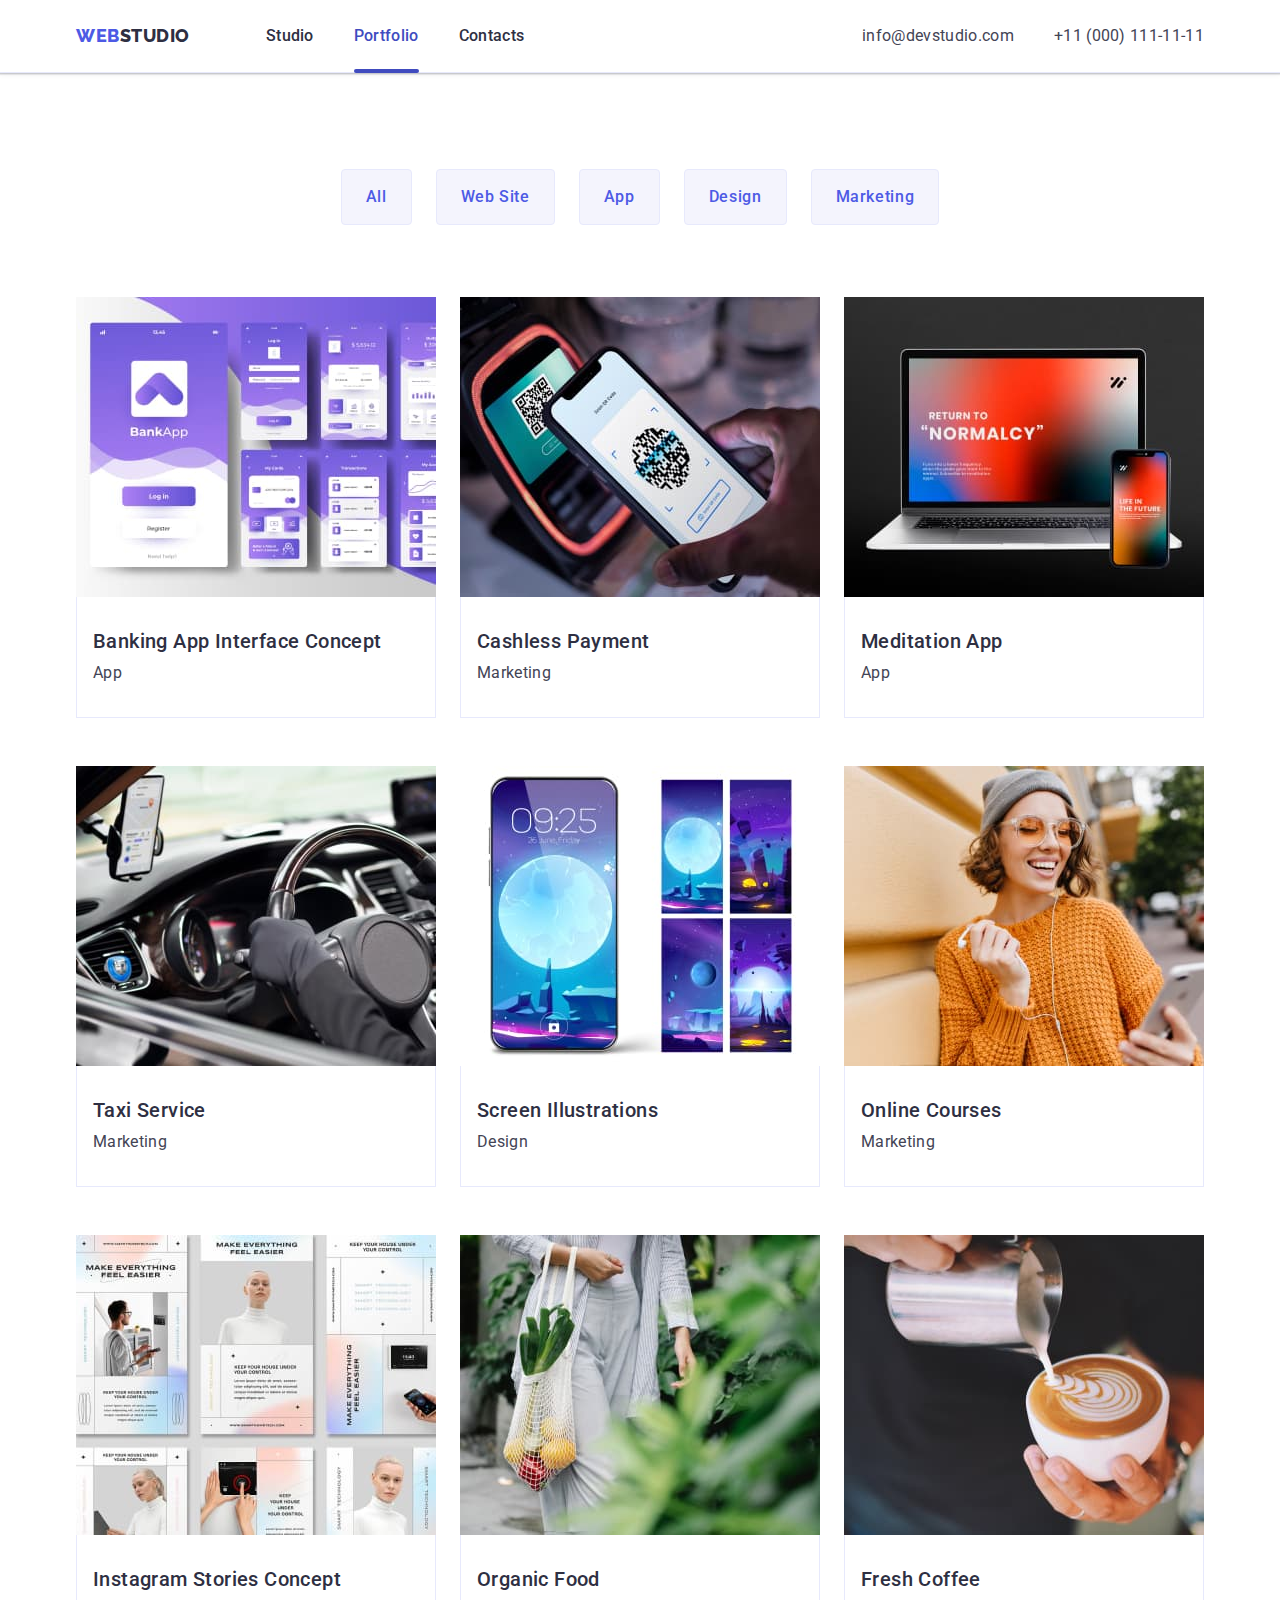
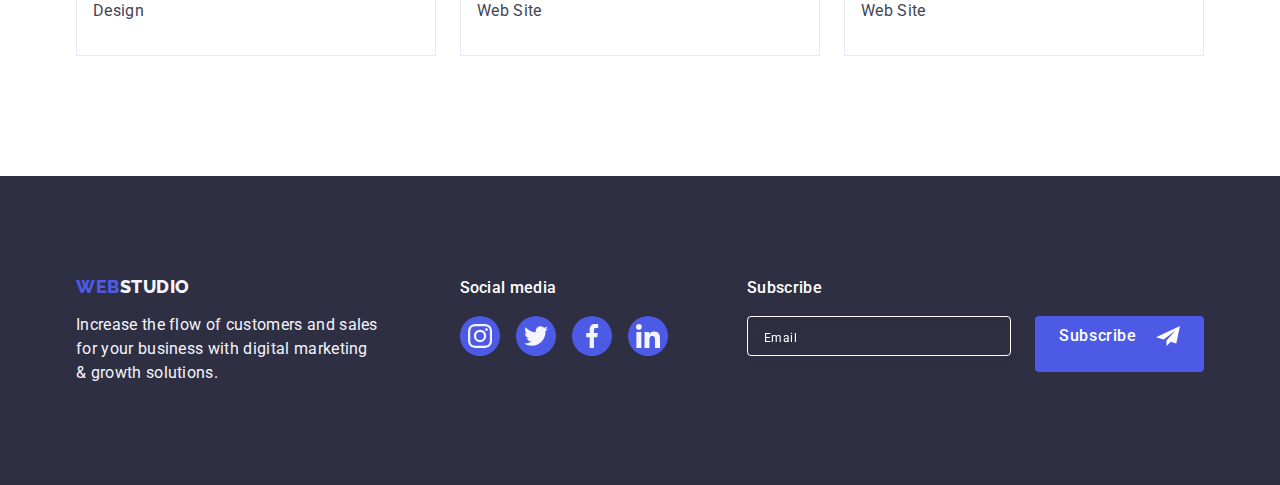
<file: portfolio.html>
<!DOCTYPE html>
<html lang="en">
  <head>
    <meta charset="UTF-8" />
    <meta http-equiv="X-UA-Compatible" content="IE=edge" />
    <meta name="viewport" content="width=device-width, initial-scale=1.0" />
    <title>Portfolio</title>
    <link rel="preconnect" href="https://fonts.googleapis.com" />
    <link rel="preconnect" href="https://fonts.gstatic.com" crossorigin />
    <link
      href="https://fonts.googleapis.com/css2?family=Raleway:wght@800&family=Roboto:wght@400;500;700;900&display=swap"
      rel="stylesheet"
    />
    <link
      rel="stylesheet"
      href="https://cdn.jsdelivr.net/npm/modern-normalize@1.1.0/modern-normalize.min.css"
    />
    <link rel="stylesheet" href="./css/styles.css" />
  </head>
  <body>
    <!-- HEADER -->
    <header class="page-header">
      <div class="container page-header-container">
        <nav class="page-nav">
          <a class="logo link" href="./index.html"
            >Web<span class="accent">Studio</span></a
          >
          <ul class="menu list">
            <li class="menu-item">
              <a class="menu-link link" href="./index.html">Studio</a>
            </li>
            <li class="menu-item">
              <a class="menu-link link active" href="./portfolio.html"
                >Portfolio</a
              >
            </li>
            <li class="menu-item">
              <a class="menu-link link" href="">Contacts</a>
            </li>
          </ul>
        </nav>
        <address class="contact">
          <ul class="contact-list list">
            <li class="contact-item">
              <a class="contact-link link" href="mailto:info@devstudio.com"
                >info@devstudio.com</a
              >
            </li>
            <li class="contact-item">
              <a class="contact-link link" href="tel:+110001111111"
                >+11 (000) 111-11-11</a
              >
            </li>
          </ul>
        </address>
      </div>
    </header>
    <main>
      <!-- SERVICES -->
      <section class="services">
        <div class="container">
          <h1 class="visually-hidden">Filters</h1>
          <ul class="filters-list list">
            <li class="filters-item">
              <button class="modal-btn-light modal-btn" type="button">
                All
              </button>
            </li>
            <li class="filters-item">
              <button class="modal-btn-light modal-btn" type="button">
                Web Site
              </button>
            </li>
            <li class="filters-item">
              <button class="modal-btn-light modal-btn" type="button">
                App
              </button>
            </li>
            <li class="filters-item">
              <button class="modal-btn-light modal-btn" type="button">
                Design
              </button>
            </li>
            <li class="filters-item">
              <button class="modal-btn-light modal-btn" type="button">
                Marketing
              </button>
            </li>
          </ul>
          <ul class="apps-list list">
            <li class="apps-item">
              <a class="apps-link link" href="">
                <div class="apps-img-wrapper">
                  <img
                    class="apps-img"
                    src="./images/potrfolio_page/banking_app.jpg"
                    alt="banking app"
                    width="360"
                    height="300"
                  />
                  <p class="overlay desc desc-light">
                    14 Stylish and User-Friendly App Design Concepts · Task
                    Manager App · Calorie Tracker App · Exotic Fruit Ecommerce
                    App · Cloud Storage App
                  </p>
                </div>
                <div class="apps-text-content">
                  <h2 class="apps-subtitle subtitle">
                    Banking App Interface Concept
                  </h2>
                  <p class="apps-desc desc">App</p>
                </div>
              </a>
            </li>
            <li class="apps-item">
              <a class="apps-link link" href="">
                <div class="apps-img-wrapper">
                  <img
                    class="apps-img"
                    src="./images/potrfolio_page/cashless_payment.jpg"
                    alt="cashless payment"
                    width="360"
                    height="300"
                  />
                  <p class="overlay desc desc-light">
                    14 Stylish and User-Friendly App Design Concepts · Task
                    Manager App · Calorie Tracker App · Exotic Fruit Ecommerce
                    App · Cloud Storage App
                  </p>
                </div>
                <div class="apps-text-content">
                  <h2 class="apps-subtitle subtitle">Cashless Payment</h2>
                  <p class="apps-desc desc">Marketing</p>
                </div>
              </a>
            </li>
            <li class="apps-item">
              <a class="apps-link link" href="">
                <div class="apps-img-wrapper">
                  <img
                    class="apps-img"
                    src="./images/potrfolio_page/meditation_app.jpg"
                    alt="meditation app"
                    width="360"
                    height="300"
                  />
                  <p class="overlay desc desc-light">
                    14 Stylish and User-Friendly App Design Concepts · Task
                    Manager App · Calorie Tracker App · Exotic Fruit Ecommerce
                    App · Cloud Storage App
                  </p>
                </div>
                <div class="apps-text-content">
                  <h2 class="apps-subtitle subtitle">Meditation App</h2>
                  <p class="apps-desc desc">App</p>
                </div>
              </a>
            </li>
            <li class="apps-item">
              <a class="apps-link link" href="">
                <div class="apps-img-wrapper">
                  <img
                    class="apps-img"
                    src="./images/potrfolio_page/taxi_service.jpg"
                    alt="taxi"
                    width="360"
                    height="300"
                  />
                  <p class="overlay desc desc-light">
                    14 Stylish and User-Friendly App Design Concepts · Task
                    Manager App · Calorie Tracker App · Exotic Fruit Ecommerce
                    App · Cloud Storage App
                  </p>
                </div>
                <div class="apps-text-content">
                  <h2 class="apps-subtitle subtitle">Taxi Service</h2>
                  <p class="apps-desc desc">Marketing</p>
                </div>
              </a>
            </li>
            <li class="apps-item">
              <a class="apps-link link" href="">
                <div class="apps-img-wrapper">
                  <img
                    class="apps-img"
                    src="./images/potrfolio_page/screen_illustrations.jpg"
                    alt="wallpapers"
                    width="360"
                    height="300"
                  />
                  <p class="overlay desc desc-light">
                    14 Stylish and User-Friendly App Design Concepts · Task
                    Manager App · Calorie Tracker App · Exotic Fruit Ecommerce
                    App · Cloud Storage App
                  </p>
                </div>
                <div class="apps-text-content">
                  <h2 class="apps-subtitle subtitle">Screen Illustrations</h2>
                  <p class="apps-desc desc">Design</p>
                </div>
              </a>
            </li>
            <li class="apps-item">
              <a class="apps-link link" href="">
                <div class="apps-img-wrapper">
                  <img
                    class="apps-img"
                    src="./images/potrfolio_page/online_courses.jpg"
                    alt="smiling girl"
                    width="360"
                    height="300"
                  />
                  <p class="overlay desc desc-light">
                    14 Stylish and User-Friendly App Design Concepts · Task
                    Manager App · Calorie Tracker App · Exotic Fruit Ecommerce
                    App · Cloud Storage App
                  </p>
                </div>
                <div class="apps-text-content">
                  <h2 class="apps-subtitle subtitle">Online Courses</h2>
                  <p class="apps-desc desc">Marketing</p>
                </div>
              </a>
            </li>
            <li class="apps-item">
              <a class="apps-link link" href="">
                <div class="apps-img-wrapper">
                  <img
                    class="apps-img"
                    src="./images/potrfolio_page/insta_stories_concept.jpg"
                    alt="instagram stories concept"
                    width="360"
                    height="300"
                  />
                  <p class="overlay desc desc-light">
                    14 Stylish and User-Friendly App Design Concepts · Task
                    Manager App · Calorie Tracker App · Exotic Fruit Ecommerce
                    App · Cloud Storage App
                  </p>
                </div>
                <div class="apps-text-content">
                  <h2 class="apps-subtitle subtitle">
                    Instagram Stories Concept
                  </h2>
                  <p class="apps-desc desc">Design</p>
                </div>
              </a>
            </li>
            <li class="apps-item">
              <a class="apps-link link" href="">
                <div class="apps-img-wrapper">
                  <img
                    class="apps-img"
                    src="./images/potrfolio_page/organic_food.jpg"
                    alt="a bag with products"
                    width="360"
                    height="300"
                  />
                  <p class="overlay desc desc-light">
                    14 Stylish and User-Friendly App Design Concepts · Task
                    Manager App · Calorie Tracker App · Exotic Fruit Ecommerce
                    App · Cloud Storage App
                  </p>
                </div>
                <div class="apps-text-content">
                  <h2 class="apps-subtitle subtitle">Organic Food</h2>
                  <p class="apps-desc desc">Web Site</p>
                </div>
              </a>
            </li>
            <li class="apps-item">
              <a class="apps-link link" href="">
                <div class="apps-img-wrapper">
                  <img
                    class="apps-img"
                    src="./images/potrfolio_page/fresh_coffee.jpg"
                    alt="a cup of coffee"
                    width="360"
                    height="300"
                  />
                  <p class="overlay desc desc-light">
                    14 Stylish and User-Friendly App Design Concepts · Task
                    Manager App · Calorie Tracker App · Exotic Fruit Ecommerce
                    App · Cloud Storage App
                  </p>
                </div>
                <div class="apps-text-content">
                  <h2 class="apps-subtitle subtitle">Fresh Coffee</h2>
                  <p class="apps-desc desc">Web Site</p>
                </div>
              </a>
            </li>
          </ul>
        </div>
      </section>
    </main>
    <!-- FOOTER -->
    <footer class="footer">
      <div class="container footer-container">
        <div class="footer-logo-container">
          <a class="logo link logo-link" href="./index.html"
            >Web<span class="accent-light">Studio</span>
          </a>
          <p class="footer-logo-desc desc desc-light">
            Increase the flow of customers and sales for your business with
            digital marketing & growth solutions.
          </p>
        </div>
        <div class="footer-social-container">
          <p class="footer-social-desc desc">Social media</p>
          <ul class="footer-social-list list">
            <li class="social-list-item">
              <a
                class="social-list-link link footer-social-list-link"
                href=""
                target="_blank"
                rel="noopener noreferrer"
                aria-label="Instagram icon"
              >
                <svg class="social-list-icon" width="24" height="24">
                  <use href="./images/icons.svg#instagram"></use>
                </svg>
              </a>
            </li>
            <li class="social-list-item">
              <a
                class="social-list-link link footer-social-list-link"
                href=""
                target="_blank"
                rel="noopener noreferrer"
                aria-label="Twitter icon"
              >
                <svg class="social-list-icon" width="24" height="24">
                  <use href="./images/icons.svg#twitter"></use>
                </svg>
              </a>
            </li>
            <li class="social-list-item">
              <a
                class="social-list-link link footer-social-list-link"
                href=""
                target="_blank"
                rel="noopener noreferrer"
                aria-label="Facebook icon"
              >
                <svg class="social-list-icon" width="24" height="24">
                  <use href="./images/icons.svg#facebook"></use>
                </svg>
              </a>
            </li>
            <li class="social-list-item">
              <a
                class="social-list-link link footer-social-list-link"
                href=""
                target="_blank"
                rel="noopener noreferrer"
                aria-label="Linkedin icon"
              >
                <svg class="social-list-icon" width="24" height="24">
                  <use href="./images/icons.svg#linkedin"></use>
                </svg>
              </a>
            </li>
          </ul>
        </div>
        <div class="footer-form-field">
          <p class="footer-social-desc desc">Subscribe</p>
          <form class="footer-form">
            <input
              type="email"
              name="user_email"
              class="footer-form-input"
              placeholder="Email"
              required
            />
            <button class="footer-subscribe-btn modal-btn">
              <p class="footer-social-desc desc btn-desc">Subscribe</p>
              <svg class="modal-btn-icon" width="24" height="24">
                <use href="./images/icons.svg#subscribe_plane"></use>
              </svg>
            </button>
          </form>
        </div>
      </div>
    </footer>
  </body>
</html>
</file>
<file: css/styles.css>
:root {
  --accent-color: #404bbf;
  --primary-white-color: #ffffff;
  --secondary-white-color: #f4f4fd;
  --accent-light-color: #e7e9fc;
  --primary-brand-color: #4d5ae5;
  --body-main-color: #434455;
  --text-main-color: #2e2f42;
  --light-slate-color: #8e8f99;
  --success-color: #31d0aa;
  --modal-background-color: #fcfcfc;

  --card-set-gap-left: 24px;
  --card-set-gap-top: 48px;

  --transition-dur-and-func: 250ms cubic-bezier(0.4, 0, 0.2, 1);
}

h1,
h2,
h3,
h4,
p {
  margin-top: 0;
  margin-bottom: 0;
}

ul,
ol {
  margin-top: 0;
  margin-bottom: 0;
  padding-left: 0;
}

img {
  display: block;
  max-width: 100%;
  height: auto;
}

button {
  cursor: pointer;
}

.list {
  list-style: none;
}

.link {
  text-decoration: none;
}

body {
  font-family: 'Roboto', sans-serif;
  color: var(--body-main-color);
  background-color: var(--primary-white-color);
}

/* .container {
  width: 1158px;
  margin-left: auto;
  margin-right: auto;
  padding-left: 15px;
  padding-right: 15px;
} */

.container {
  padding-left: 16px;
  padding-right: 16px;
}

@media screen and (min-width: 428px) {
  .container {
    width: 428px;
    margin: 0 auto;
  }
}

@media screen and (min-width: 768px) {
  .container {
    width: 768px;
  }
}

@media screen and (min-width: 1158px) {
  .container {
    width: 1158px;
    padding-left: 15px;
    padding-right: 15px;
  }
}

/* ==================== COMPONENTS ==================== */

.visually-hidden {
  position: absolute;
  width: 1px;
  height: 1px;
  margin: -1px;
  border: 0;
  padding: 0;

  white-space: nowrap;
  clip-path: inset(100%);
  clip: rect(0 0 0 0);
  overflow: hidden;
}

.modal-btn {
  font-weight: 500;
  font-size: 16px;
  line-height: 1.5;
  letter-spacing: 0.04em;
  background-color: var(--primary-brand-color);
  color: var(--primary-white-color);
  font-family: inherit;

  padding: 16px 32px;
  box-shadow: 0px 4px 4px rgba(0, 0, 0, 0.15);
  border-radius: 4px;

  min-width: 169px;
  height: 56px;
  border: none;

  transition: background-color var(--transition-dur-and-func);
}

.modal-btn:hover,
.modal-btn:focus {
  background-color: var(--accent-color);
}

.modal-btn-light {
  background-color: var(--secondary-white-color);
  color: var(--primary-brand-color);
  border: 1px solid var(--accent-light-color);
  box-shadow: none;
  min-width: 69px;
  padding: 12px 24px;

  transition: color 250ms cubic-bezier(0.4, 0, 0.2, 1),
    background-color 250ms cubic-bezier(0.4, 0, 0.2, 1),
    border 250ms cubic-bezier(0.4, 0, 0.2, 1),
    box-shadow 250ms cubic-bezier(0.4, 0, 0.2, 1);
}
.modal-btn-light:hover,
.modal-btn-light:focus {
  background-color: var(--accent-color);
  color: var(--primary-white-color);
  border: 1px solid transparent;
  box-shadow: 0px 3px 1px rgba(0, 0, 0, 0.1), 0px 2px 1px rgba(0, 0, 0, 0.08),
    0px 2px 2px rgba(0, 0, 0, 0.12);
}

.title {
  font-weight: 700;
  font-size: 36px;
  line-height: 1.11;
  letter-spacing: 0.02em;
  text-transform: capitalize;
  text-align: center;
  color: var(--text-main-color);

  margin-bottom: 72px;
}

.subtitle {
  font-weight: 500;
  font-size: 20px;
  line-height: 1.2;
  letter-spacing: 0.02em;
  color: var(--text-main-color);

  margin-bottom: 8px;
}

.desc {
  font-weight: 400;
  font-size: 16px;
  line-height: 1.5;
  letter-spacing: 0.02em;
}

.section {
  padding-top: 96px;
  padding-bottom: 96px;
}

@media screen and (min-width: 1158px) {
  .section {
    padding-top: 120px;
    padding-bottom: 120px;
  }
}
/* ==================== /COMPONENTS ==================== */

/* ==================== HEADER ==================== */

/* .page-header {
  border-bottom: 1px solid var(--accent-light-color);
  box-shadow: 0px 2px 1px rgba(46, 47, 66, 0.08),
    0px 1px 1px rgba(46, 47, 66, 0.16), 0px 1px 6px rgba(46, 47, 66, 0.08);
  z-index: 10;
}

.page-header-container {
  display: flex;
  align-items: center;
  justify-content: space-between;
}

.page-nav {
  display: flex;
  align-items: center;
}

.menu {
  display: flex;
  align-items: center;
}

.contact-list {
  display: flex;
  align-items: center;
}

.contact-item:not(:last-child) {
  margin-right: 40px;
}*/

.page-header {
  padding-top: 24px;
  padding-bottom: 24px;
  border-bottom: 1px solid var(--accent-light-color);
  box-shadow: 0px 2px 1px rgba(46, 47, 66, 0.08),
    0px 1px 1px rgba(46, 47, 66, 0.16), 0px 1px 6px rgba(46, 47, 66, 0.08);
  z-index: 10;

  @media screen and (min-width: 768px) {
    padding-top: 0;
    padding-bottom: 0;
  }
}

.page-header-container {
  display: flex;
  align-items: center;
  justify-content: space-between;
}

.page-nav {
  @media screen and (min-width: 768px) {
    display: flex;
    align-items: center;
    gap: 120px;
  }

  @media screen and (min-width: 1158px) {
    display: flex;
    align-items: center;
    gap: 76px;
  }
}

.logo {
  font-family: 'Raleway', sans-serif;
  font-weight: 800;
  font-size: 18px;
  line-height: 1.17;
  letter-spacing: 0.03em;
  text-transform: uppercase;
  color: var(--primary-brand-color);
}

.accent {
  color: var(--text-main-color);
}

.menu {
  @media screen and (max-width: 767px) {
    display: none;
  }

  @media screen and (min-width: 768px) {
    display: flex;
    align-items: center;
    justify-content: space-between;
    gap: 40px;
  }

  @media screen and (min-width: 1158px) {
    padding-top: 24px;
    padding-bottom: 24px;
  }
}

.menu-link {
  @media screen and (min-width: 768px) {
    position: relative;
    font-weight: 500;
    font-size: 16px;
    line-height: 1.5;
    letter-spacing: 0.02em;
    color: var(--text-main-color);
    display: inline-block;
    transition: color var(--transition-dur-and-func);
  }
}

.menu-link.active {
  @media screen and (min-width: 768px) {
    color: var(--accent-color);
  }
}

@media screen and (min-width: 768px) {
  .menu-link.active::after {
    content: '';
    display: block;
    position: absolute;
    width: 100%;
    height: 4px;
    background-color: var(--accent-color);
    border-radius: 2px;
    bottom: -25px;
  }
}

.menu-link:hover,
.menu-link:focus {
  @media screen and (min-width: 768px) {
    color: var(--accent-color);
  }
}

.menu-toggle {
  background-color: transparent;
  border: none;
  padding: 0;
  line-height: 0;

  @media screen and (min-width: 768px) {
    display: none;
  }
}

.menu-toggle:hover,
.menu-toggle:focus {
  background-color: var(--accent-color);
  color: var(--primary-white-color);
  border: none;
}

.menu-toggle {
  fill: currentColor;
  transition: fill var(--transition-dur-and-func);
}

.mobile-menu-open-icon {
  stroke: var(--text-main-color);
}

.contact {
  @media screen and (max-width: 767px) {
    display: none;
  }

  @media screen and (min-width: 768px) {
    font-style: normal;
    font-weight: 400;
  }
}

.contact-list {
  @media screen and (min-width: 768px) {
    display: flex;
    flex-direction: column;
    gap: 12px;
    padding-top: 16px;
    padding-bottom: 16px;
  }

  @media screen and (min-width: 1158px) {
    display: flex;
    flex-direction: row;
    gap: 40px;
    padding-top: 0;
    padding-bottom: 0;
  }
}

.contact-item {
  @media screen and (min-width: 768px) {
    line-height: 0;
  }
}

.contact-link {
  @media screen and (min-width: 768px) {
    font-size: 12px;
    line-height: 1.17;
    letter-spacing: 0.04em;
    color: var(--body-main-color);
    transition: color var(--transition-dur-and-func);
  }

  @media screen and (min-width: 1158px) {
    font-size: 16px;
    line-height: 1.5;
    letter-spacing: 0.02em;
  }
}

.contact-link:hover,
.contact-link:focus {
  color: var(--accent-color);
}

/*.menu-item:not(:last-child) {
  margin-right: 40px;
}

.menu-item {
  position: relative;
  color: var(--accent-color);
}

.menu-link {
  position: relative;
  font-weight: 500;
  font-size: 16px;
  line-height: 1.5;
  letter-spacing: 0.02em;
  color: var(--text-main-color);
  padding-top: 24px;
  padding-bottom: 24px;
  display: inline-block;
  transition: color var(--transition-dur-and-func);
}

.menu-link.active {
  color: var(--accent-color);
}

.menu-link.active::after {
  content: '';
  display: block;
  position: absolute;
  width: 100%;
  height: 4px;
  background-color: var(--accent-color);
  border-radius: 2px;
  bottom: -1px;
}

.menu-link:hover,
.menu-link:focus {
  color: var(--accent-color);
}

.contact {
  font-style: normal;
}

.contact-link {
  font-weight: 400;
  font-size: 16px;
  line-height: 1.5;
  letter-spacing: 0.02em;
  color: var(--body-main-color);
  transition: color var(--transition-dur-and-func);
}

.contact-link:hover,
.contact-link:focus {
  color: var(--accent-color);
} */

/* MOBILE MENU ==================== */

.menu-container {
  position: fixed;
  top: 0;
  left: 0;
  display: flex;
  width: 100vw;
  height: 100vh;
  flex-direction: column;
  padding: 80px 35px 40px 40px;

  background-color: var(--primary-white-color);
  box-shadow: 0px 2px 1px rgba(46, 47, 66, 0.08),
    0px 1px 1px rgba(46, 47, 66, 0.16), 0px 1px 6px rgba(46, 47, 66, 0.08);
  z-index: 1000;

  opacity: 0;
  visibility: hidden;
  pointer-events: none;

  transition: opacity var(--transition-dur-and-func);
}

.menu-container.is-open {
  opacity: 1;
  visibility: visible;
  pointer-events: auto;
}

.js-close-menu {
  position: absolute;
  padding: 0;
  top: 24px;
  right: 24px;

  display: flex;
  justify-content: center;
  align-items: center;
  width: 24px;
  height: 24px;
  border-radius: 50%;
  background-color: rgba(231, 233, 252, 0.1);
  color: var(--text-main-color);
  border: 1px solid rgba(46, 47, 66, 0.1);

  transition: background-color var(--transition-dur-and-func),
    color var(--transition-dur-and-func), border var(--transition-dur-and-func);

  @media (min-width: 768px) {
    display: none;
  }
}

.mobile-menu-list {
  display: flex;
  flex-direction: column;
  gap: 40px;
}

.mobile-menu-link {
  font-weight: 700;
  font-size: 36px;
  line-height: 1.11;
  letter-spacing: 0.02em;
  text-transform: capitalize;
  color: var(--text-main-color);
}

.mobile-menu-link.active {
  color: var(--accent-color);
}

.mobile-menu-link:hover,
.mobile-menu-link:focus {
  color: var(--accent-color);
}

.mobile-menu-contact-wrap {
  margin-top: auto;
}

.mobile-menu-contact {
  margin-bottom: 48px;
  font-style: normal;
  letter-spacing: 0.02em;
}

.mobile-menu-contact-item:first-child {
  margin-bottom: 40px;
}

.mobile-menu-contact-tel {
  display: block;
  font-weight: 700;
  font-size: 36px;
  line-height: 1.11;

  color: var(--primary-brand-color);

  @media screen and (max-width: 428px) {
    font-size: calc(36 * (100vw - 75px) / (428 - 75));
  }
}

.mobile-menu-contact-email {
  font-weight: 500;
  font-size: 20px;
  line-height: 1.2;
  color: var(--body-main-color);
}

.mobile-menu-social-list {
  display: flex;
  gap: calc((100% - 4 * 40px) / 3);

  @media screen and (min-width: 403px) {
    gap: 56px;
  }
}

/* /MOBILE MENU ==================== */

/* ==================== /HEADER ==================== */

/* ==================== HERO ==================== */

.hero {
  padding-top: 112px;
  padding-bottom: 112px;
  background: var(--text-main-color);
  background-image: linear-gradient(
      rgba(46, 47, 66, 0.7),
      rgba(46, 47, 66, 0.7)
    ),
    url(../images/hero/hero_mob@1x.jpg);
  background-size: cover;
  background-repeat: no-repeat;
  background-position: center;
  max-width: 1440px;
  margin: 0 auto;
}

@media only screen and (min-width: 1158px) {
  .hero {
    padding-top: 188px;
    padding-bottom: 188px;
  }
}

@media (min-device-pixel-ratio: 2),
  (min-resolution: 192dpi),
  (min-resolution: 2dppx) {
  .hero {
    background-image: linear-gradient(
        rgba(46, 47, 66, 0.7),
        rgba(46, 47, 66, 0.7)
      ),
      url(../images/hero/hero_mob@2x.jpg);
  }
}

@media only screen and (min-width: 428px) {
  .hero {
    background-image: linear-gradient(
        rgba(46, 47, 66, 0.7),
        rgba(46, 47, 66, 0.7)
      ),
      url(../images/hero/hero_tab@1x.jpg);
  }

  @media (min-device-pixel-ratio: 2),
    (min-resolution: 192dpi),
    (min-resolution: 2dppx) {
    .hero {
      background-image: linear-gradient(
          rgba(46, 47, 66, 0.7),
          rgba(46, 47, 66, 0.7)
        ),
        url(../images/hero/hero_tab@2x.jpg);
    }
  }
}

@media only screen and (min-width: 768px) {
  .hero {
    background-image: linear-gradient(
        rgba(46, 47, 66, 0.7),
        rgba(46, 47, 66, 0.7)
      ),
      url(../images/hero/hero_desk@1x.jpg);
  }

  @media (min-device-pixel-ratio: 2),
    (min-resolution: 192dpi),
    (min-resolution: 2dppx) {
    .hero {
      background-image: linear-gradient(
          rgba(46, 47, 66, 0.7),
          rgba(46, 47, 66, 0.7)
        ),
        url(../images/hero/hero_desk@2x.jpg);
    }
  }
}

.hero-container {
  display: flex;
  flex-direction: column;
  justify-content: center;
  align-items: center;
  gap: 72px;

  @media screen and (min-width: 768px) {
    gap: 36px;
  }

  @media screen and (min-width: 1158px) {
    gap: 64px;
  }
}

.main-title {
  font-weight: 700;
  font-size: 36px;
  line-height: 1.11;
  letter-spacing: 0.02em;
  max-width: 320px;
  text-align: center;
  color: var(--primary-white-color);

  @media screen and (min-width: 768px) {
    font-size: 56px;
    line-height: 1.07;
    max-width: 496px;
  }
}

/*
.hero {
  padding-top: 188px;
  padding-bottom: 188px;
  max-width: 1440px;
  margin: 0 auto;
  background: var(--text-main-color);
  background-image: linear-gradient(
      rgba(46, 47, 66, 0.7),
      rgba(46, 47, 66, 0.7)
    ),
    url('../images/hero/people-office.jpg');
  background-size: cover;
  background-repeat: no-repeat;
  background-position: center;
}

.main-title {
  font-weight: 700;
  font-size: 56px;
  line-height: 1.07;
  letter-spacing: 0.02em;
  width: 496px;
  text-align: center;
  color: var(--primary-white-color);

  max-width: 496px;
  margin-bottom: 48px;
} 

/* ==================== /HERO ==================== */

/* ==================== FEATURES ==================== */

/* .background {
  display: flex;
  justify-content: center;
  align-items: center;
  width: 264px;
  height: 112px;
  background: var(--secondary-white-color);
  border-radius: 4px;
  margin-bottom: 8px;
}

.features {
  padding-top: 120px;
  padding-bottom: 120px;
}

.features-list {
  display: flex;
  gap: 24px;
}

.features-item {
  flex-basis: calc((100% - 3 * 24px) / 4);
} */

@media screen and (min-width: 1158px) {
  .features {
    padding-top: 120px;
    padding-bottom: 120px;
  }
}

.background {
  display: none;
}

.features-list {
  display: flex;
  flex-wrap: wrap;
  flex-direction: column;
  row-gap: 72px;
}

@media screen and (min-width: 768px) {
  .features-list {
    flex-direction: row;
    column-gap: 24px;
  }
}

@media screen and (min-width: 768px) {
  .features-item {
    flex-basis: calc((100% - 24px) / 2);
  }
}

@media screen and (min-width: 1158px) {
  .features-item {
    flex-basis: calc((100% - 3 * 24px) / 4);

    .background {
      display: flex;
      justify-content: center;
      align-items: center;
      width: 264px;
      height: 112px;
      background: var(--secondary-white-color);
      border-radius: 4px;
      margin-bottom: 8px;
    }
  }
}

@media screen and (max-width: 1157px) {
  .features-subtitle {
    font-weight: 700;
    font-size: 36px;
    line-height: 1.11;
    text-align: center;
  }
}

@media screen and (min-width: 768px) {
  .features-subtitle {
    text-align: left;
  }
}

@media screen and (max-width: 1157px) {
  .features-desc {
    font-weight: 500;
  }
}

/* ==================== /FEATURES ==================== */

/* ==================== ABOUT ==================== */

.section.about {
  @media screen and (max-width: 1157px) {
    display: none;
  }

  @media screen and (min-width: 1158px) {
    padding-top: 0;
  }
}

.about-list {
  display: flex;
  flex-wrap: wrap;
  gap: 24px;
}

.about-item {
  flex-basis: calc((100% - 3 * 16px) / 3);
}

/* ==================== /ABOUT ==================== */

/* ==================== OUR TEAM ==================== */

/*.team-item {
  background-color: var(--primary-white-color);
  width: calc((100% - 72px) / 4);
  border-radius: 0px 0px 4px 4px;
  box-shadow: 0px 1px 6px rgba(46, 47, 66, 0.08),
    0px 1px 1px rgba(46, 47, 66, 0.16), 0px 2px 1px rgba(46, 47, 66, 0.08);
}

.team-card-text {
  padding: 32px 0;
  display: flex;
  flex-direction: column;
  justify-content: center;
  align-items: center;

  box-shadow: 0px 1px 6px rgba(46, 47, 66, 0.08),
    0px 1px 1px rgba(46, 47, 66, 0.16), 0px 2px 1px rgba(46, 47, 66, 0.08);
}

.team-subtitle {
  text-align: center;
}

.team-desc {
  text-align: center;
  margin-bottom: 8px;
}

.social-list {
  display: flex;
  justify-content: center;
  gap: 24px;
}

.social-list-link {
  display: flex;
  justify-content: center;
  align-items: center;
  width: 40px;
  height: 40px;
  border-radius: 50%;
  background-color: var(--primary-brand-color);
  transition: background-color var(--transition-dur-and-func);
}

.social-list-link:hover,
.social-list-link:focus {
  background-color: var(--accent-color);
}

.social-list-icon {
  fill: var(--secondary-white-color);
} */

.team-section {
  background-color: var(--secondary-white-color);
}

.team-list {
  display: flex;
  flex-direction: column;
  align-items: center;
  row-gap: 72px;

  @media screen and (min-width: 768px) {
    flex-direction: row;
    flex-wrap: wrap;
    justify-content: center;
    column-gap: 24px;
    row-gap: 64px;
  }
}

.team-item {
  width: 264px;
  background-color: var(--primary-white-color);
  border-radius: 0px 0px 4px 4px;
  box-shadow: 0px 1px 6px rgba(46, 47, 66, 0.08),
    0px 1px 1px rgba(46, 47, 66, 0.16), 0px 2px 1px rgba(46, 47, 66, 0.08);
}

.team-card-text {
  padding: 32px 0;
  display: flex;
  flex-direction: column;
  justify-content: center;
  align-items: center;

  box-shadow: 0px 1px 6px rgba(46, 47, 66, 0.08),
    0px 1px 1px rgba(46, 47, 66, 0.16), 0px 2px 1px rgba(46, 47, 66, 0.08);
}

.team-desc {
  margin-bottom: 8px;
}

.social-list {
  display: flex;
  justify-content: center;
  gap: 24px;
}

.social-list-link {
  display: flex;
  justify-content: center;
  align-items: center;
  width: 40px;
  height: 40px;
  border-radius: 50%;
  background-color: var(--primary-brand-color);
  transition: background-color var(--transition-dur-and-func);
}

.social-list-link:hover,
.social-list-link:focus {
  background-color: var(--accent-color);
}

.social-list-icon {
  fill: var(--secondary-white-color);
}

/* ==================== OUR TEAM ==================== */

/* ==================== CUSTOMERS ==================== */
/* .customers-title {
  line-height: 1.1;
}
.customers-list {
  display: flex;
  justify-content: center;
  gap: 24px;
}

.customers-list-link {
  display: flex;
  justify-content: center;
  align-items: center;
  width: 168px;
  height: 88px;
  border: 1px solid var(--light-slate-color);
  border-radius: 4px;
  color: var(--light-slate-color);
  transition: border-color 250ms cubic-bezier(0.4, 0, 0.2, 1),
    color 250ms cubic-bezier(0.4, 0, 0.2, 1);
}

.customers-list-link:hover,
.customers-list-link:focus {
  border: 1px solid var(--accent-color);
  color: var(--accent-color);
}

.customers-list-icon {
  fill: currentColor;
} */

.customers-list {
  display: flex;
  flex-wrap: wrap;
  justify-content: space-between;
  row-gap: 72px;

  @media screen and (min-width: 320px) and (max-width: 427px) {
    flex-direction: column;
    align-items: center;
  }

  @media screen and (min-width: 768px) {
    justify-content: center;
    column-gap: 24px;
  }
}

.customers-list-link {
  display: flex;
  justify-content: center;
  align-items: center;
  width: 190px;
  height: 88px;
  border: 1px solid var(--light-slate-color);
  border-radius: 4px;
  color: var(--light-slate-color);
  transition: border-color 250ms cubic-bezier(0.4, 0, 0.2, 1),
    color 250ms cubic-bezier(0.4, 0, 0.2, 1);

  @media screen and (min-width: 768px) {
    width: 168px;
  }
}

.customers-list-link:hover,
.customers-list-link:focus {
  border: 1px solid var(--accent-color);
  color: var(--accent-color);
}

.customers-list-icon {
  fill: currentColor;
}
/* ==================== /CUSTOMERS ==================== */

/* ==================== FOOTER ==================== */

.footer {
  background-color: var(--text-main-color);

  @media screen and (min-width: 1158px) {
    padding-top: 100px;
    padding-bottom: 100px;
  }
}

.footer-container {
  display: flex;
  flex-direction: column;
  row-gap: 72px;

  @media screen and (min-width: 768px) {
    flex-direction: row;
    justify-content: center;
    flex-wrap: wrap;
    column-gap: 24px;
  }

  @media screen and (min-width: 1158px) {
    justify-content: space-between;
  }
}

.footer-logo-container {
  display: flex;
  flex-direction: column;

  gap: 16px;
  width: 268px;
  margin: 0 auto;

  @media screen and (min-width: 768px) {
    width: 264px;
    margin: 0;
  }

  @media screen and (min-width: 1158px) {
    width: 304px;
  }
}

.accent-light {
  color: var(--secondary-white-color);
}

.desc-light {
  color: var(--secondary-white-color);
}

.footer-social-container {
  @media screen and (min-width: 768px) {
    width: 264px;
  }

  @media screen and (min-width: 1158px) {
    width: auto;
  }
}

.footer-social-desc {
  font-weight: 500;
  margin-bottom: 16px;
  text-align: center;
  /* width: inherit; */
  color: var(--primary-white-color);

  @media screen and (min-width: 768px) {
    text-align: left;
  }
}

.footer-social-list {
  display: flex;
  justify-content: center;
  gap: 16px;

  @media screen and (min-width: 768px) {
    justify-content: start;
  }
}

.footer-social-list-link:hover,
.footer-social-list-link:focus {
  background-color: var(--success-color);
}

.footer-form-field {
  @media screen and (min-width: 768px) {
    width: 552px;
  }

  @media screen and (min-width: 1158px) {
    width: auto;
  }
}

.footer-form {
  @media screen and (min-width: 768px) {
    display: flex;
  }
}

.footer-form-input {
  width: 100%;
  height: 40px;
  border-radius: 4px;
  padding: 8px 16px;
  font-size: 18px;
  margin-bottom: 16px;

  border: 1px solid var(--primary-white-color);
  filter: drop-shadow(0px 4px 4px rgba(0, 0, 0, 0.15));
  background-color: transparent;
  color: var(--primary-white-color);

  transition: border var(--transition-dur-and-func);

  @media screen and (min-width: 768px) {
    width: 264px;
    margin-right: 24px;
    margin-bottom: auto;
  }
}

.footer-form-input:focus {
  outline: none;
  border: 1px solid var(--success-color);
}

.footer-form-input::placeholder {
  color: var(--primary-white-color);
  font-size: 12px;
  line-height: 2;
  letter-spacing: 0.04em;
}

.footer-subscribe-btn {
  display: flex;
  justify-content: space-between;
  width: 165px;
  padding: 8px 24px;
  height: auto;
  box-shadow: none;
  margin: 0 auto;

  @media screen and (min-width: 768px) {
    margin: 0;
  }
}

.btn-desc {
  font-weight: 500;
  letter-spacing: 0.04em;
}

/* 
.footer {
  background-color: var(--text-main-color);
  padding-top: 100px;
  padding-bottom: 100px;
}

.footer-container {
  display: flex;
  align-items: baseline;
}

.footer-logo-container {
  margin-right: 120px;
}

.accent-light {
  color: var(--secondary-white-color);
}

.desc-light {
  color: var(--secondary-white-color);
}

.logo-link {
  display: inline-block;
  margin-bottom: 16px;
  margin-right: 0;
}

.footer-social-container {
  width: 208px;
}

.footer-social-desc {
  font-weight: 500;
  margin-bottom: 16px;
  width: inherit;
  color: var(--primary-white-color);
}

.footer-social-list {
  display: flex;
  gap: 16px;
}

.footer-social-list-link:hover,
.footer-social-list-link:focus {
  background-color: var(--success-color);
}

.footer-form-field {
  margin-left: auto;
}

.footer-form {
  display: flex;
  gap: 24px;
}

.footer-form-input {
  width: 264px;
  height: 40px;
  border-radius: 4px;
  padding: 8px 16px;
  font-weight: 400;
  font-size: 18px;
  border: 1px solid var(--primary-white-color);
  background-color: transparent;
  color: var(--primary-white-color);

  transition: border var(--transition-dur-and-func);
}

.footer-form-input:focus {
  outline: none;
  border: 1px solid var(--success-color);
}

.footer-form-input::placeholder {
  color: var(--primary-white-color);
  font-size: 12px;
  line-height: 2;
  letter-spacing: 0.04em;
}

.footer-subscribe-btn {
  display: flex;
  justify-content: space-between;
  padding: 8px 24px;
  height: auto;
  box-shadow: none;
}

.btn-desc {
  margin-bottom: auto;
} */

/* ==================== /FOOTER ==================== */

/* Portfolio */

/* ==================== SERVICES ==================== */
.services {
  padding-top: 96px;
  padding-bottom: 120px;
}

.filters-list {
  display: flex;
  justify-content: center;
  gap: 24px;
  margin-bottom: 72px;
}

.apps-list {
  display: flex;
  flex-wrap: wrap;
  column-gap: 24px;
  row-gap: 48px;
}

.apps-item {
  width: calc((100% - 48px) / 3);
}

.apps-link {
  display: block;
  transition: box-shadow var(--transition-dur-and-func);
}

.apps-link:hover,
.apps-link:focus {
  box-shadow: 0px 1px 6px rgba(46, 47, 66, 0.08),
    0px 1px 1px rgba(46, 47, 66, 0.16), 0px 2px 1px rgba(46, 47, 66, 0.08);
}

.apps-img-wrapper {
  position: relative;
  overflow: hidden;
}

.overlay {
  position: absolute;
  left: 0;
  top: 0;
  width: 100%;
  height: 100%;
  overflow: auto;
  transform: translate(0, 100%);
  transition: transform var(--transition-dur-and-func);

  background-color: var(--primary-brand-color);
  padding: 40px 32px;
}

.apps-link:hover .overlay,
.apps-link:focus .overlay {
  transform: translate(0, 0);
}

.apps-desc {
  color: var(--body-main-color);
  width: auto;
}

.apps-text-content {
  border: 1px solid var(--accent-light-color);
  border-top: none;
  padding: 32px 16px;
}

/* ==================== /SERVICES ==================== */

/* ==================== MODAL WINDOW ==================== */

.backdrop {
  position: fixed;
  top: 0;
  left: 0;
  /* z-index: 100; */
  width: 100%;
  height: 100%;
  background-color: rgba(46, 47, 66, 0.4);

  transition: opacity 250ms cubic-bezier(0.4, 0, 0.2, 1),
    visibility 250ms cubic-bezier(0.4, 0, 0.2, 1);

  transition-delay: 250ms;
}

.backdrop.is-hidden {
  opacity: 0;
  visibility: hidden;
  pointer-events: none;
}

.modal {
  position: absolute;
  top: 50%;
  left: 50%;
  transform: translate(-50%, -50%);
  padding: 72px 16px 24px 16px;
  width: 95%;
  min-height: 586px;
  background-color: var(--modal-background-color);
  border-radius: 4px;
  box-shadow: 0px 1px 1px rgba(0, 0, 0, 0.14), 0px 1px 3px rgba(0, 0, 0, 0.12),
    0px 2px 1px rgba(0, 0, 0, 0.2);

  transition: transform 250ms cubic-bezier(0.4, 0, 0.2, 1),
    opacity 250ms cubic-bezier(0.4, 0, 0.2, 1);
  transition-delay: 250ms;

  @media screen and (min-width: 428px) {
    width: 392px;
  }

  @media screen and (min-width: 768px) {
    width: 408px;
  }
}

.backdrop.is-hidden .modal {
  opacity: 0;
  transform: scale(0.9);
  transition-delay: 0ms;
}

.modal-close-btn {
  position: absolute;
  padding: 0;
  top: 24px;
  right: 24px;
  display: flex;
  justify-content: center;
  align-items: center;
  width: 24px;
  height: 24px;
  border-radius: 50%;
  border: 1px solid rgba(0, 0, 0, 0.1);
  background-color: var(--accent-light-color);
  color: var(--text-main-color);

  transition: background-color 250ms cubic-bezier(0.4, 0, 0.2, 1),
    color 250ms cubic-bezier(0.4, 0, 0.2, 1),
    border 250ms cubic-bezier(0.4, 0, 0.2, 1);
}

.modal-close-btn:hover,
.modal-close-btn:focus {
  background-color: var(--accent-color);
  color: var(--primary-white-color);
  border: none;
}

.modal-close-btn-icon {
  fill: currentColor;
  transition: fill 250ms cubic-bezier(0.4, 0, 0.2, 1);
}

/* ==================== /MODAL WINDOW ==================== */

/* ==================== MODAL FORM ==================== */

.modal-desc {
  width: auto;
  font-weight: 500;
  text-align: center;
  color: var(--text-main-color);
  margin-bottom: 16px;
}

.modal-form {
  display: flex;
  flex-direction: column;
}

.modal-form-field {
  margin-bottom: 8px;
}

.modal-form-field-message {
  margin-bottom: 16px;
}

.modal-form-input-desc {
  display: block;
  font-size: 12px;
  line-height: 1.17;
  letter-spacing: 0.01em;
  margin-bottom: 4px;
  color: var(--light-slate-color);
}

.modal-form-input-wrapper {
  display: block;
  position: relative;
}

.modal-form-icon {
  position: absolute;
  top: 50%;
  left: 16px;
  transform: translateY(-50%);
  fill: var(--text-main-color);
  transition: fill var(--transition-dur-and-func);
}

.modal-form-input {
  width: 100%;
  height: 40px;
  border: 1px solid rgba(46, 47, 66, 0.4);
  border-radius: 4px;
  padding-left: 38px;
  font-size: 18px;

  transition: border var(--transition-dur-and-func);
}

.modal-form-input:focus {
  outline: none;
  border: 1px solid var(--primary-brand-color);
}

.modal-form-input:focus + .modal-form-icon {
  fill: var(--primary-brand-color);
}

.modal-form-message {
  display: block;
  resize: none;
  width: 100%;
  height: 120px;
  padding: 8px 16px;
  border: 1px solid rgba(46, 47, 66, 0.4);
  border-radius: 4px;
  padding-left: 16px;
  font-size: 18px;

  transition: border var(--transition-dur-and-func);
}

.modal-form-message:focus {
  outline: none;
  border: 1px solid var(--primary-brand-color);
}

.modal-form-message::placeholder {
  font-size: 12px;
  line-height: 1.17;
  color: rgba(46, 47, 66, 0.4);
}

.modal-form-check-desc {
  display: flex;
  align-items: center;
  font-weight: 400;
  font-size: 12px;
  line-height: 1.17;
  letter-spacing: 0.04em;
  margin-bottom: 24px;
}

.modal-form-check-desc::before {
  content: '';
  display: block;
  width: 16px;
  height: 16px;
  border: 1px solid rgba(46, 47, 66, 0.4);
  border-radius: 2px;
  cursor: pointer;
  margin-right: 8px;

  transition: background-color var(--transition-dur-and-func),
    border var(--transition-dur-and-func),
    background-image var(--transition-dur-and-func);
}

.modal-form-check:checked + .modal-form-check-desc::before {
  background-color: var(--accent-color);
  border: 1px solid var(--accent-color);
  background-image: url(../images/modal/checkbox.svg);
  background-repeat: no-repeat;
  background-position: center;
}

.modal-form-link {
  color: var(--primary-brand-color);
}

.modal-form-submit {
  align-self: center;
}

/* ==================== /MODAL FORM ==================== */
</file>
